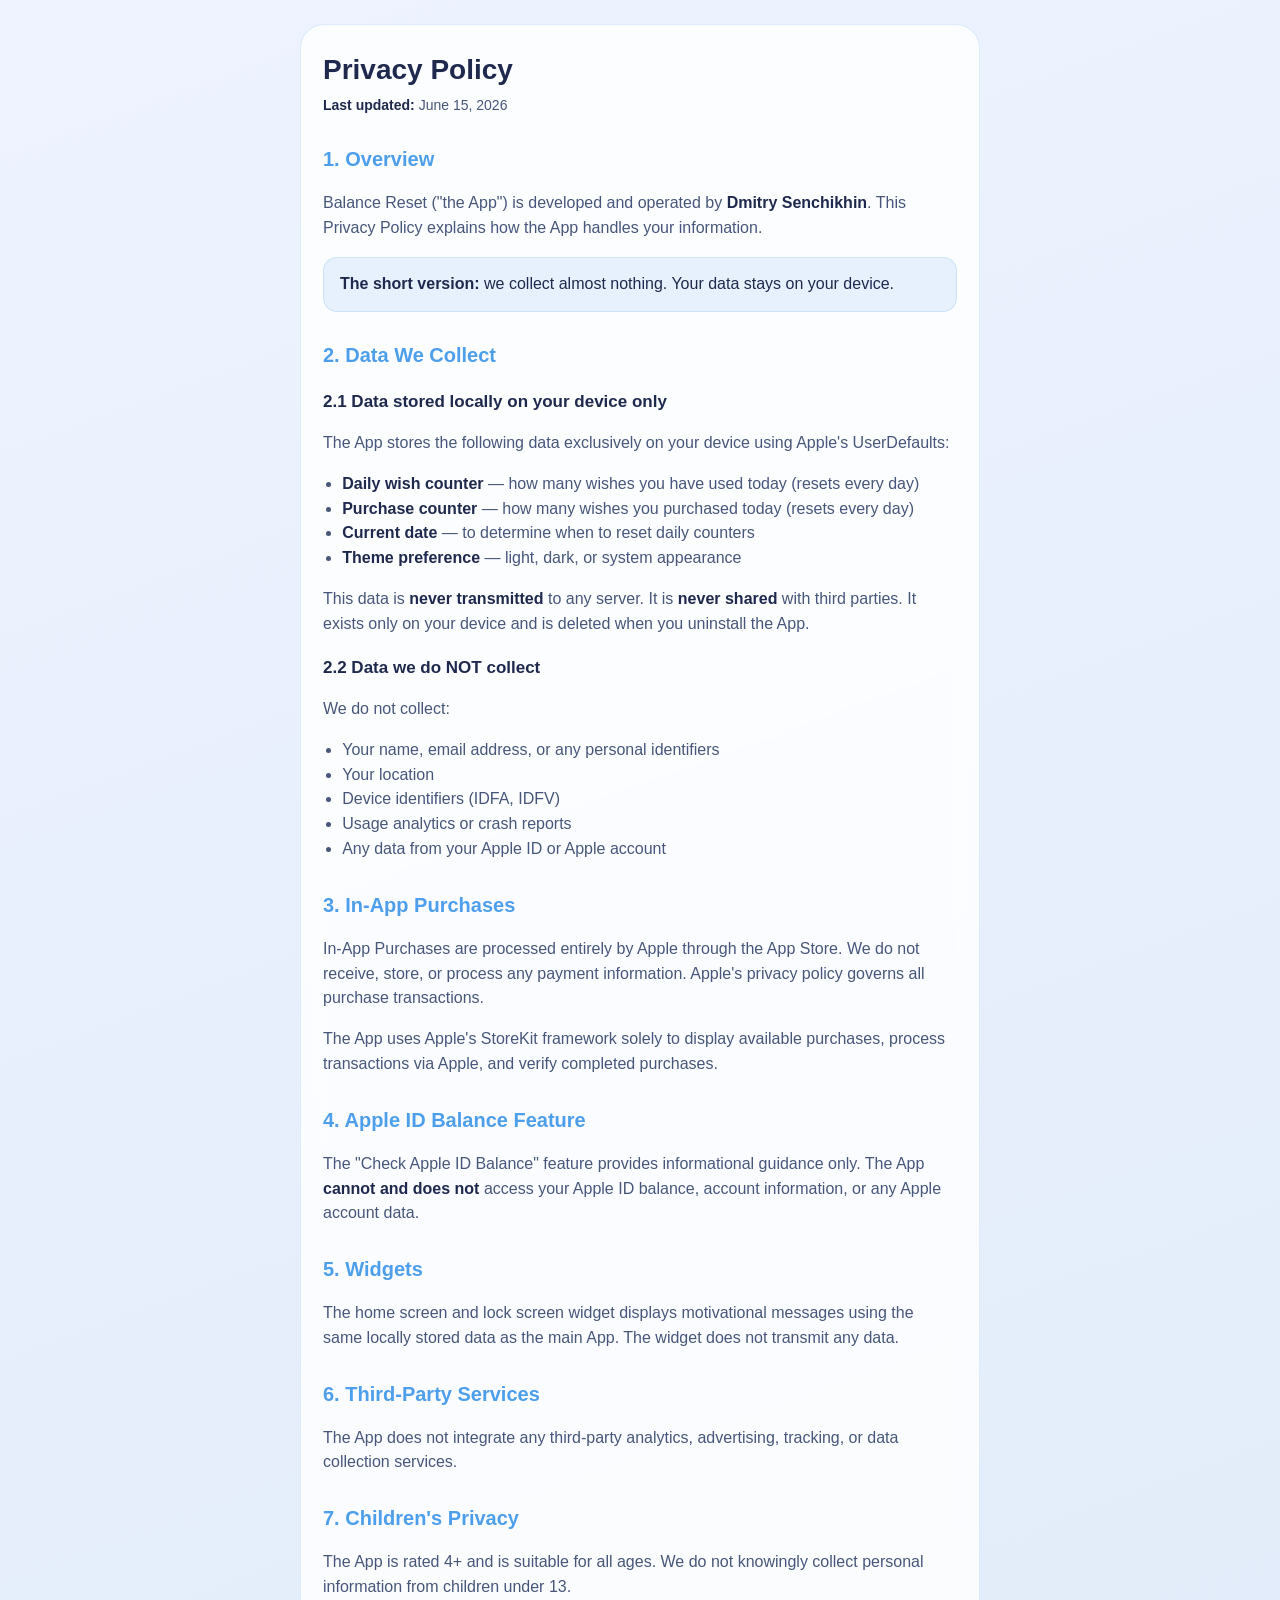
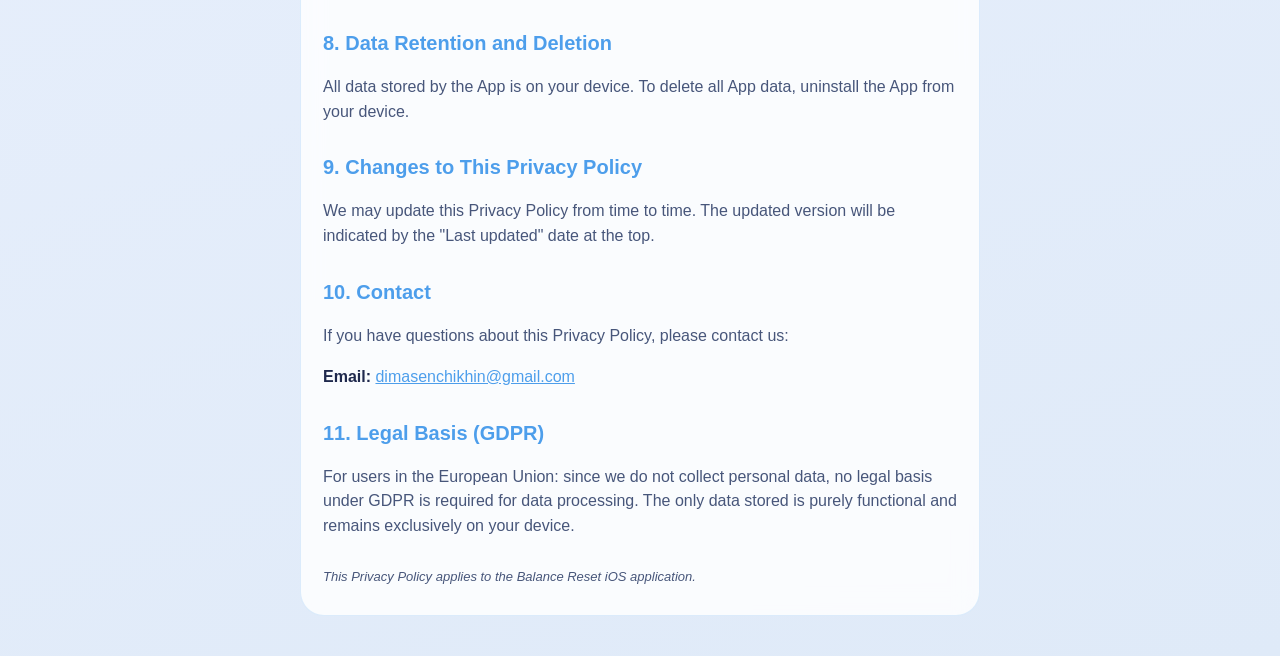
<file: balance-reset/index.html>
<!DOCTYPE html>
<html lang="en">
<head>
    <meta charset="utf-8">
    <meta name="viewport" content="width=device-width, initial-scale=1, viewport-fit=cover">
    <title>Privacy Policy — Balance Reset</title>
    <style>
        :root {
            color-scheme: light dark;
            --text: #1f294d;
            --text-soft: #47567a;
            --accent: #4d9eeb;
            --bg: #eef3ff;
            --card: rgba(255, 255, 255, 0.82);
            --border: rgba(77, 158, 235, 0.18);
        }
        @media (prefers-color-scheme: dark) {
            :root {
                --text: #f5f7ff;
                --text-soft: #c9d0e8;
                --accent: #6eb0ff;
                --bg: #14182b;
                --card: rgba(28, 34, 58, 0.92);
                --border: rgba(110, 176, 255, 0.22);
            }
        }
        * { box-sizing: border-box; }
        body {
            margin: 0;
            padding: 24px 20px 40px;
            font-family: -apple-system, BlinkMacSystemFont, "SF Pro Text", "Helvetica Neue", sans-serif;
            font-size: 16px;
            line-height: 1.55;
            color: var(--text);
            background: linear-gradient(160deg, var(--bg), #dfeaf8);
        }
        @media (prefers-color-scheme: dark) {
            body { background: linear-gradient(160deg, #14182b, #1a2548); }
        }
        .card {
            max-width: 680px;
            margin: 0 auto;
            padding: 28px 22px;
            background: var(--card);
            border: 1px solid var(--border);
            border-radius: 24px;
            backdrop-filter: blur(12px);
        }
        h1 {
            margin: 0 0 8px;
            font-size: 28px;
            line-height: 1.2;
            color: var(--text);
        }
        .updated {
            margin: 0 0 24px;
            color: var(--text-soft);
            font-size: 14px;
        }
        h2 {
            margin: 28px 0 10px;
            font-size: 20px;
            color: var(--accent);
        }
        h3 {
            margin: 18px 0 8px;
            font-size: 17px;
        }
        p, li { color: var(--text-soft); }
        strong { color: var(--text); }
        ul { padding-left: 1.2em; }
        hr {
            border: none;
            border-top: 1px solid var(--border);
            margin: 24px 0;
        }
        a { color: var(--accent); }
        .highlight {
            padding: 14px 16px;
            border-radius: 14px;
            background: rgba(77, 158, 235, 0.12);
            border: 1px solid var(--border);
            margin: 16px 0;
        }
        footer {
            margin-top: 28px;
            font-size: 13px;
            color: var(--text-soft);
            font-style: italic;
        }
    </style>
</head>
<body>
    <article class="card">
        <h1>Privacy Policy</h1>
        <p class="updated"><strong>Last updated:</strong> June 15, 2026</p>

        <h2>1. Overview</h2>
        <p>Balance Reset ("the App") is developed and operated by <strong>Dmitry Senchikhin</strong>. This Privacy Policy explains how the App handles your information.</p>
        <div class="highlight"><strong>The short version:</strong> we collect almost nothing. Your data stays on your device.</div>

        <h2>2. Data We Collect</h2>
        <h3>2.1 Data stored locally on your device only</h3>
        <p>The App stores the following data exclusively on your device using Apple's UserDefaults:</p>
        <ul>
            <li><strong>Daily wish counter</strong> — how many wishes you have used today (resets every day)</li>
            <li><strong>Purchase counter</strong> — how many wishes you purchased today (resets every day)</li>
            <li><strong>Current date</strong> — to determine when to reset daily counters</li>
            <li><strong>Theme preference</strong> — light, dark, or system appearance</li>
        </ul>
        <p>This data is <strong>never transmitted</strong> to any server. It is <strong>never shared</strong> with third parties. It exists only on your device and is deleted when you uninstall the App.</p>

        <h3>2.2 Data we do NOT collect</h3>
        <p>We do not collect:</p>
        <ul>
            <li>Your name, email address, or any personal identifiers</li>
            <li>Your location</li>
            <li>Device identifiers (IDFA, IDFV)</li>
            <li>Usage analytics or crash reports</li>
            <li>Any data from your Apple ID or Apple account</li>
        </ul>

        <h2>3. In-App Purchases</h2>
        <p>In-App Purchases are processed entirely by Apple through the App Store. We do not receive, store, or process any payment information. Apple's privacy policy governs all purchase transactions.</p>
        <p>The App uses Apple's StoreKit framework solely to display available purchases, process transactions via Apple, and verify completed purchases.</p>

        <h2>4. Apple ID Balance Feature</h2>
        <p>The "Check Apple ID Balance" feature provides informational guidance only. The App <strong>cannot and does not</strong> access your Apple ID balance, account information, or any Apple account data.</p>

        <h2>5. Widgets</h2>
        <p>The home screen and lock screen widget displays motivational messages using the same locally stored data as the main App. The widget does not transmit any data.</p>

        <h2>6. Third-Party Services</h2>
        <p>The App does not integrate any third-party analytics, advertising, tracking, or data collection services.</p>

        <h2>7. Children's Privacy</h2>
        <p>The App is rated 4+ and is suitable for all ages. We do not knowingly collect personal information from children under 13.</p>

        <h2>8. Data Retention and Deletion</h2>
        <p>All data stored by the App is on your device. To delete all App data, uninstall the App from your device.</p>

        <h2>9. Changes to This Privacy Policy</h2>
        <p>We may update this Privacy Policy from time to time. The updated version will be indicated by the "Last updated" date at the top.</p>

        <h2>10. Contact</h2>
        <p>If you have questions about this Privacy Policy, please contact us:</p>
        <p><strong>Email:</strong> <a href="mailto:dimasenchikhin@gmail.com">dimasenchikhin@gmail.com</a></p>

        <h2>11. Legal Basis (GDPR)</h2>
        <p>For users in the European Union: since we do not collect personal data, no legal basis under GDPR is required for data processing. The only data stored is purely functional and remains exclusively on your device.</p>

        <footer>This Privacy Policy applies to the Balance Reset iOS application.</footer>
    </article>
</body>
</html>
</file>
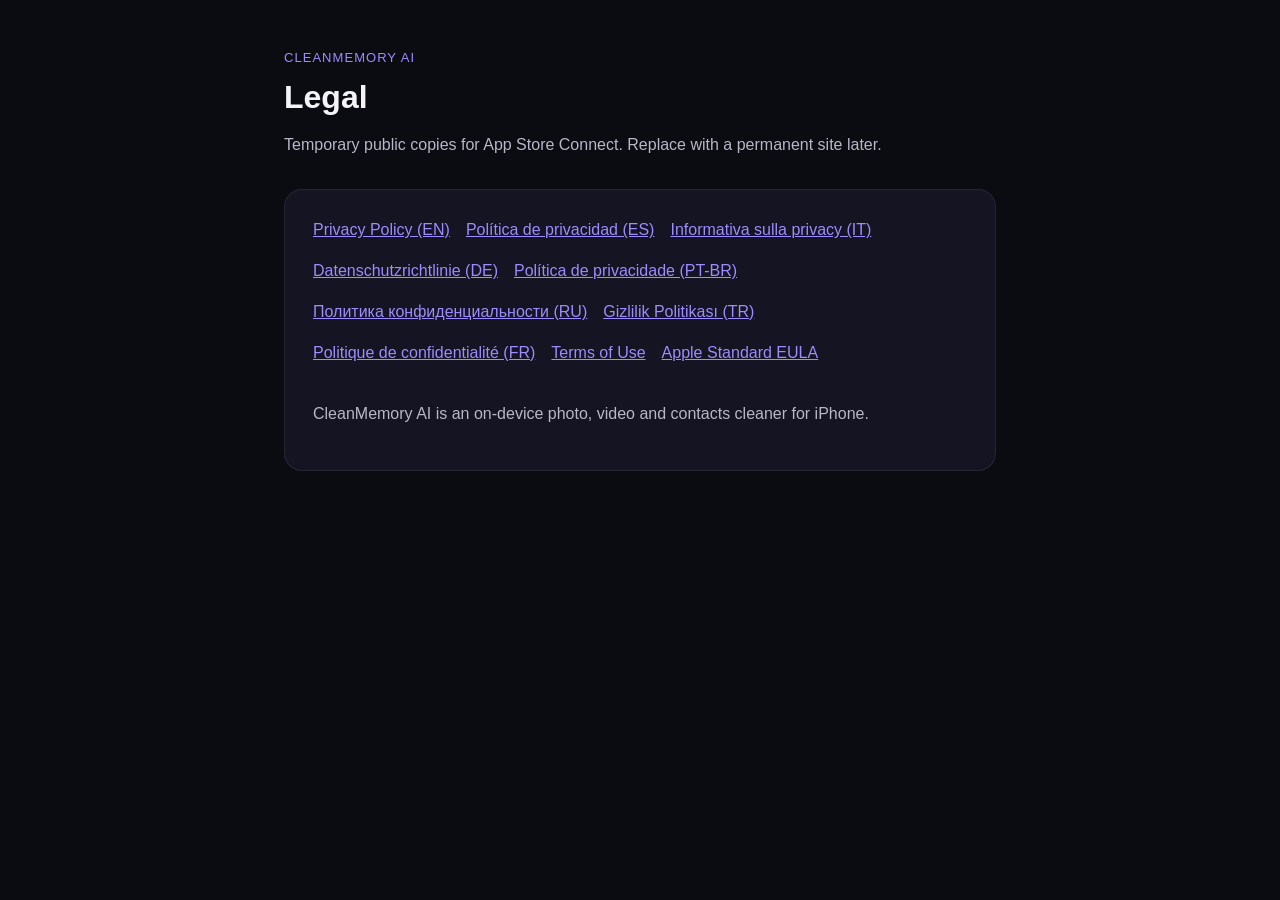
<file: cleanmemory-ai/index.html>
<!DOCTYPE html>
<html lang="en">
<head>
  <meta charset="utf-8">
  <meta name="viewport" content="width=device-width, initial-scale=1">
  <title>CleanMemory AI — Legal</title>
  <link rel="stylesheet" href="styles.css">
</head>
<body>
  <main class="wrap">
    <div class="brand">CleanMemory AI</div>
    <h1>Legal</h1>
    <p class="meta">Temporary public copies for App Store Connect. Replace with a permanent site later.</p>
    <div class="card">
      <nav class="links">
        <a href="privacy.html">Privacy Policy (EN)</a>
        <a href="privacy-es.html">Política de privacidad (ES)</a>
        <a href="privacy-it.html">Informativa sulla privacy (IT)</a>
        <a href="privacy-de.html">Datenschutzrichtlinie (DE)</a>
        <a href="privacy-pt-br.html">Política de privacidade (PT-BR)</a>
        <a href="privacy-ru.html">Политика конфиденциальности (RU)</a>
        <a href="privacy-tr.html">Gizlilik Politikası (TR)</a>
        <a href="privacy-fr.html">Politique de confidentialité (FR)</a>
        <a href="terms.html">Terms of Use</a>
        <a href="https://www.apple.com/legal/internet-services/itunes/dev/stdeula/">Apple Standard EULA</a>
      </nav>
      <p>CleanMemory AI is an on-device photo, video and contacts cleaner for iPhone.</p>
    </div>
  </main>
</body>
</html>
</file>
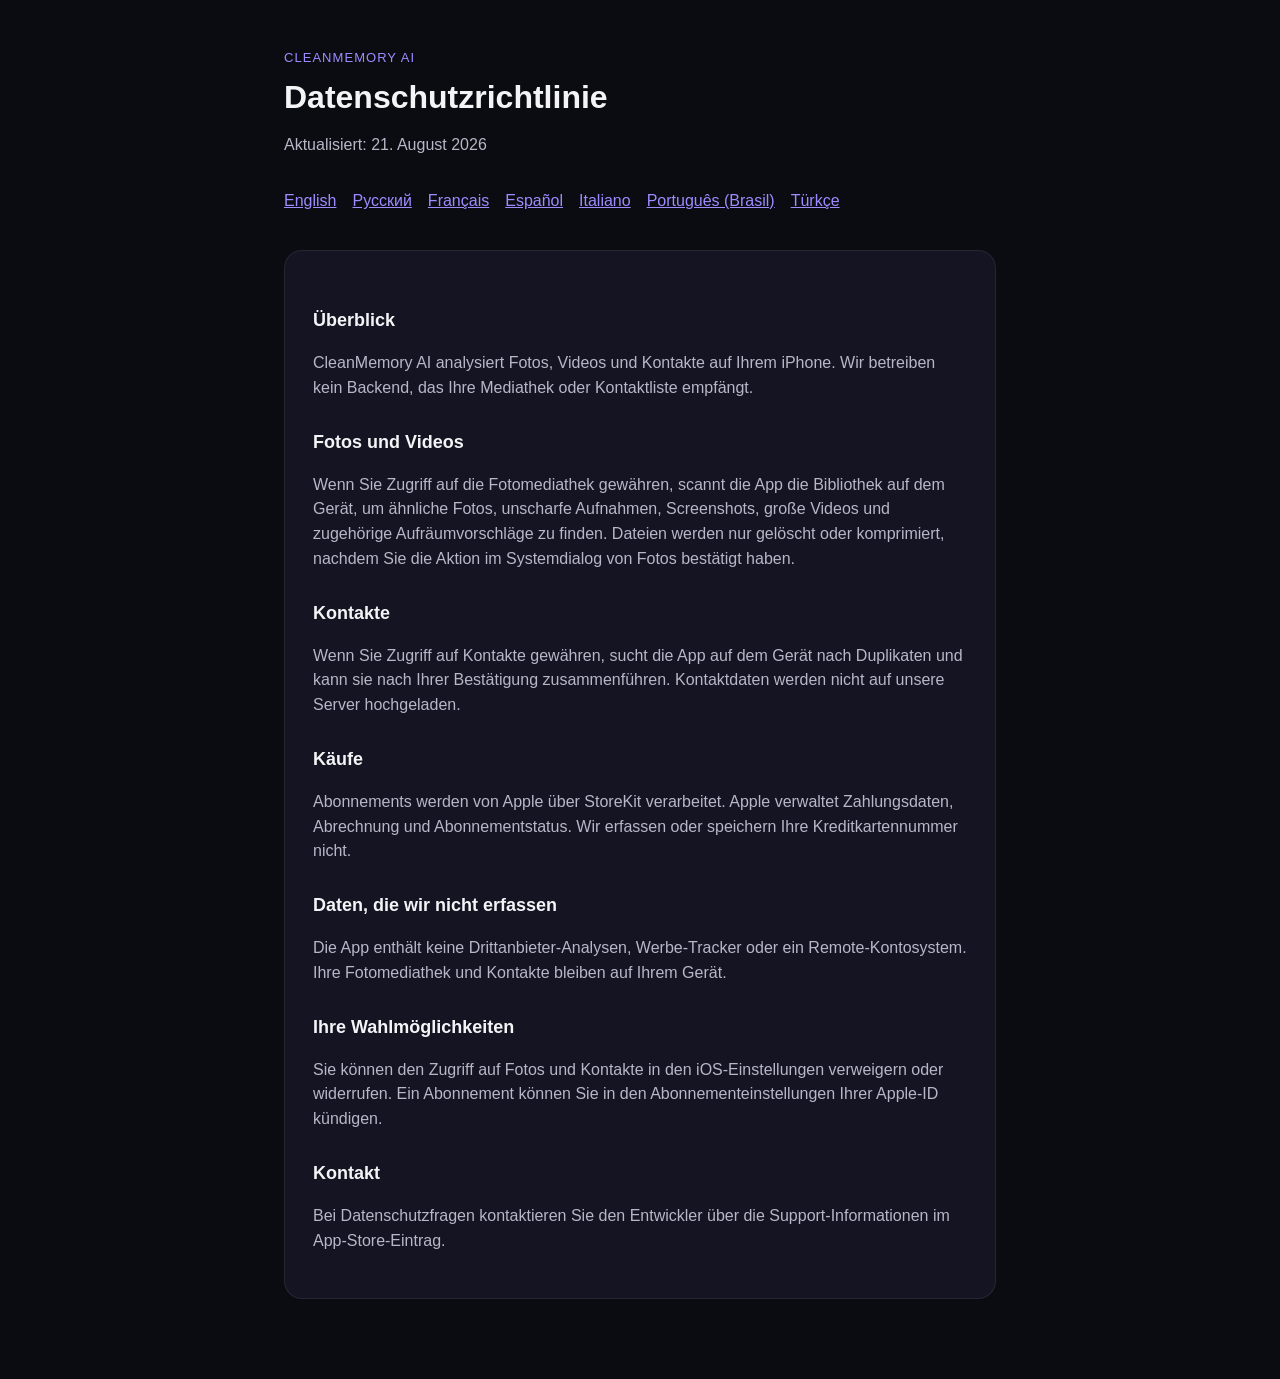
<file: cleanmemory-ai/privacy-de.html>
<!DOCTYPE html>
<html lang="de">
<head>
  <meta charset="utf-8">
  <meta name="viewport" content="width=device-width, initial-scale=1">
  <title>Datenschutzrichtlinie — CleanMemory AI</title>
  <link rel="stylesheet" href="styles.css">
</head>
<body>
  <main class="wrap">
    <div class="brand">CleanMemory AI</div>
    <h1>Datenschutzrichtlinie</h1>
    <p class="meta">Aktualisiert: 21. August 2026</p>
    <nav class="links">
      <a href="privacy.html">English</a>
      <a href="privacy-ru.html">Русский</a>
      <a href="privacy-fr.html">Français</a>
      <a href="privacy-es.html">Español</a>
      <a href="privacy-it.html">Italiano</a>
      <a href="privacy-pt-br.html">Português (Brasil)</a>
      <a href="privacy-tr.html">Türkçe</a>
    </nav>
    <article class="card">
      <h2>Überblick</h2>
      <p>CleanMemory AI analysiert Fotos, Videos und Kontakte auf Ihrem iPhone. Wir betreiben kein Backend, das Ihre Mediathek oder Kontaktliste empfängt.</p>
      <h2>Fotos und Videos</h2>
      <p>Wenn Sie Zugriff auf die Fotomediathek gewähren, scannt die App die Bibliothek auf dem Gerät, um ähnliche Fotos, unscharfe Aufnahmen, Screenshots, große Videos und zugehörige Aufräumvorschläge zu finden. Dateien werden nur gelöscht oder komprimiert, nachdem Sie die Aktion im Systemdialog von Fotos bestätigt haben.</p>
      <h2>Kontakte</h2>
      <p>Wenn Sie Zugriff auf Kontakte gewähren, sucht die App auf dem Gerät nach Duplikaten und kann sie nach Ihrer Bestätigung zusammenführen. Kontaktdaten werden nicht auf unsere Server hochgeladen.</p>
      <h2>Käufe</h2>
      <p>Abonnements werden von Apple über StoreKit verarbeitet. Apple verwaltet Zahlungsdaten, Abrechnung und Abonnementstatus. Wir erfassen oder speichern Ihre Kreditkartennummer nicht.</p>
      <h2>Daten, die wir nicht erfassen</h2>
      <p>Die App enthält keine Drittanbieter-Analysen, Werbe-Tracker oder ein Remote-Kontosystem. Ihre Fotomediathek und Kontakte bleiben auf Ihrem Gerät.</p>
      <h2>Ihre Wahlmöglichkeiten</h2>
      <p>Sie können den Zugriff auf Fotos und Kontakte in den iOS-Einstellungen verweigern oder widerrufen. Ein Abonnement können Sie in den Abonnementeinstellungen Ihrer Apple-ID kündigen.</p>
      <h2>Kontakt</h2>
      <p>Bei Datenschutzfragen kontaktieren Sie den Entwickler über die Support-Informationen im App-Store-Eintrag.</p>
    </article>
  </main>
</body>
</html>
</file>
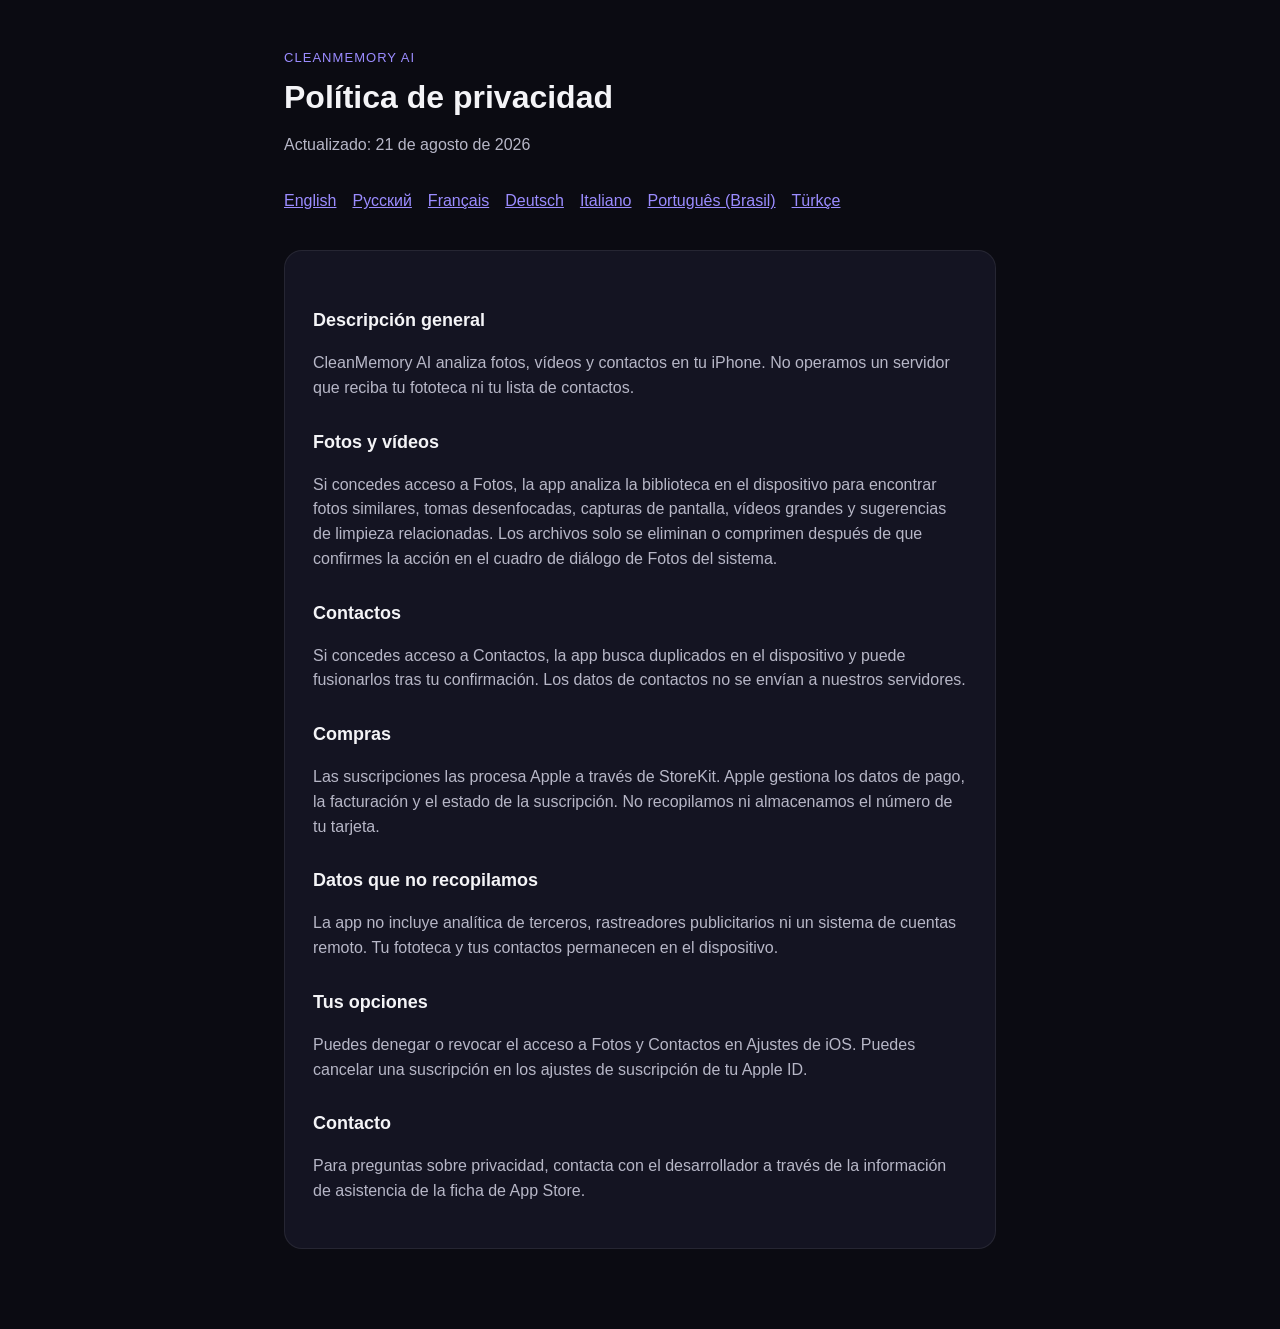
<file: cleanmemory-ai/privacy-es.html>
<!DOCTYPE html>
<html lang="es">
<head>
  <meta charset="utf-8">
  <meta name="viewport" content="width=device-width, initial-scale=1">
  <title>Política de privacidad — CleanMemory AI</title>
  <link rel="stylesheet" href="styles.css">
</head>
<body>
  <main class="wrap">
    <div class="brand">CleanMemory AI</div>
    <h1>Política de privacidad</h1>
    <p class="meta">Actualizado: 21 de agosto de 2026</p>
    <nav class="links">
      <a href="privacy.html">English</a>
      <a href="privacy-ru.html">Русский</a>
      <a href="privacy-fr.html">Français</a>
      <a href="privacy-de.html">Deutsch</a>
      <a href="privacy-it.html">Italiano</a>
      <a href="privacy-pt-br.html">Português (Brasil)</a>
      <a href="privacy-tr.html">Türkçe</a>
    </nav>
    <article class="card">
      <h2>Descripción general</h2>
      <p>CleanMemory AI analiza fotos, vídeos y contactos en tu iPhone. No operamos un servidor que reciba tu fototeca ni tu lista de contactos.</p>
      <h2>Fotos y vídeos</h2>
      <p>Si concedes acceso a Fotos, la app analiza la biblioteca en el dispositivo para encontrar fotos similares, tomas desenfocadas, capturas de pantalla, vídeos grandes y sugerencias de limpieza relacionadas. Los archivos solo se eliminan o comprimen después de que confirmes la acción en el cuadro de diálogo de Fotos del sistema.</p>
      <h2>Contactos</h2>
      <p>Si concedes acceso a Contactos, la app busca duplicados en el dispositivo y puede fusionarlos tras tu confirmación. Los datos de contactos no se envían a nuestros servidores.</p>
      <h2>Compras</h2>
      <p>Las suscripciones las procesa Apple a través de StoreKit. Apple gestiona los datos de pago, la facturación y el estado de la suscripción. No recopilamos ni almacenamos el número de tu tarjeta.</p>
      <h2>Datos que no recopilamos</h2>
      <p>La app no incluye analítica de terceros, rastreadores publicitarios ni un sistema de cuentas remoto. Tu fototeca y tus contactos permanecen en el dispositivo.</p>
      <h2>Tus opciones</h2>
      <p>Puedes denegar o revocar el acceso a Fotos y Contactos en Ajustes de iOS. Puedes cancelar una suscripción en los ajustes de suscripción de tu Apple ID.</p>
      <h2>Contacto</h2>
      <p>Para preguntas sobre privacidad, contacta con el desarrollador a través de la información de asistencia de la ficha de App Store.</p>
    </article>
  </main>
</body>
</html>
</file>
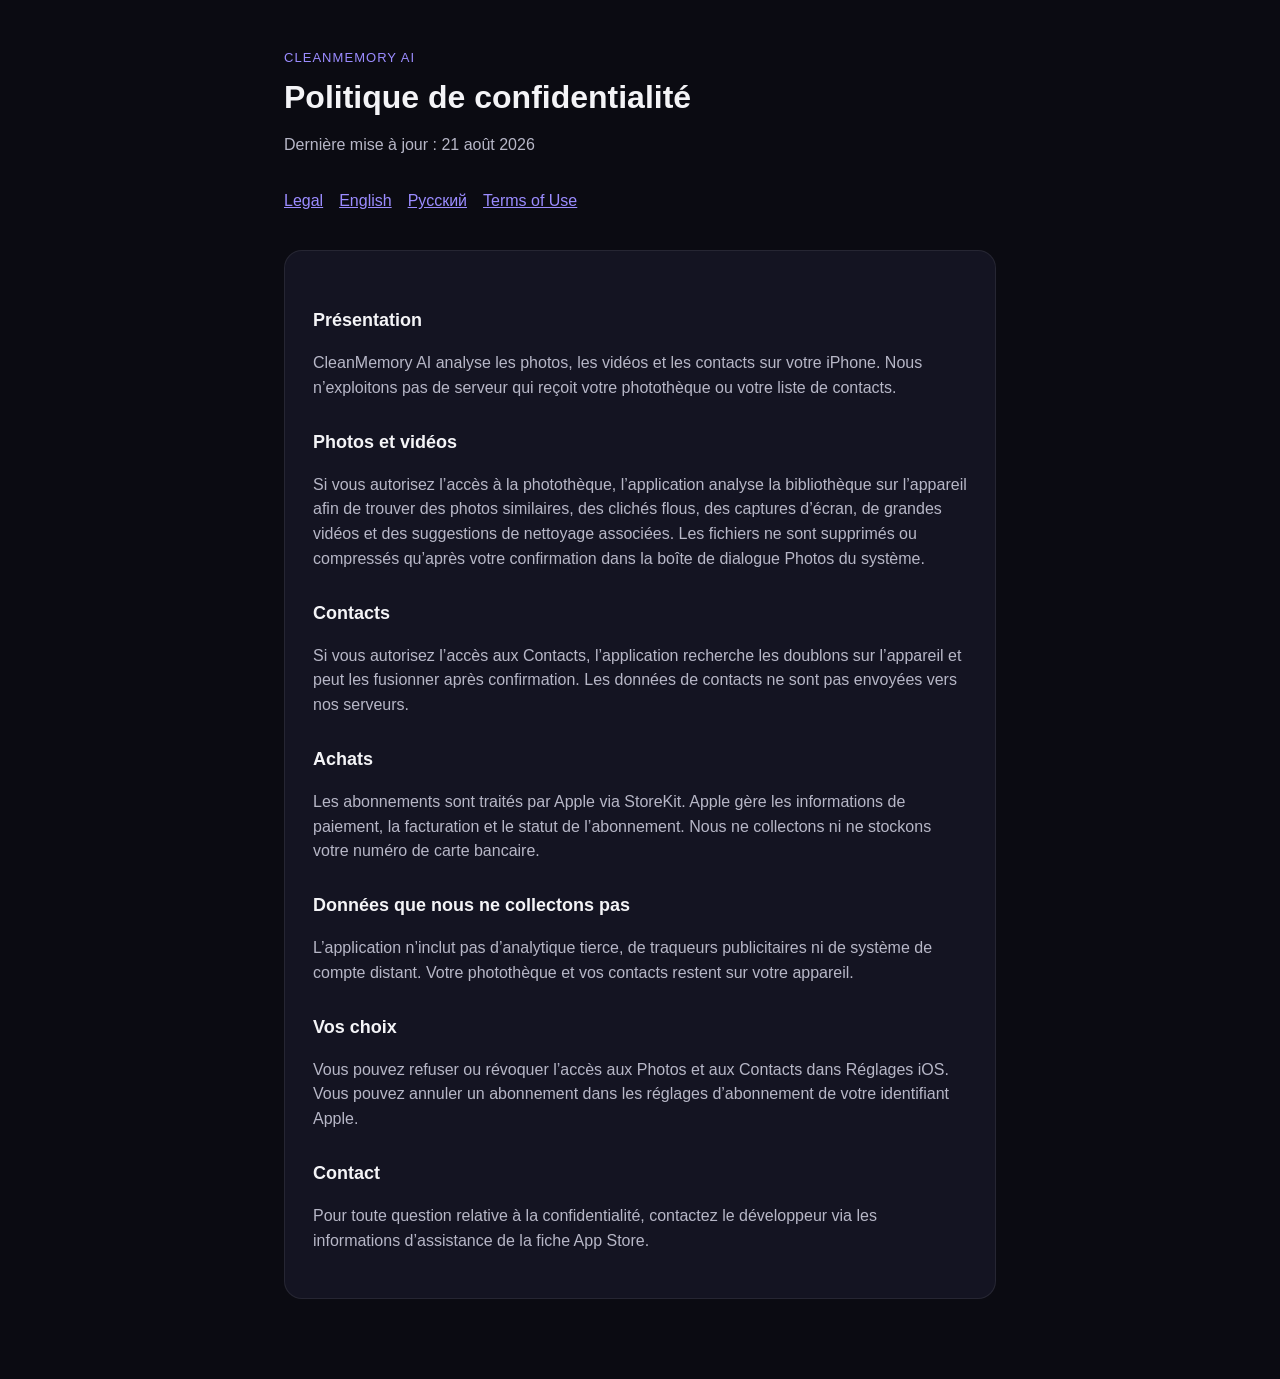
<file: cleanmemory-ai/privacy-fr.html>
<!DOCTYPE html>
<html lang="fr">
<head>
  <meta charset="utf-8">
  <meta name="viewport" content="width=device-width, initial-scale=1">
  <title>Politique de confidentialité — CleanMemory AI</title>
  <link rel="stylesheet" href="styles.css">
</head>
<body>
  <main class="wrap">
    <div class="brand">CleanMemory AI</div>
    <h1>Politique de confidentialité</h1>
    <p class="meta">Dernière mise à jour : 21 août 2026</p>
    <nav class="links">
      <a href="index.html">Legal</a>
      <a href="privacy.html">English</a>
      <a href="privacy-ru.html">Русский</a>
      <a href="terms.html">Terms of Use</a>
    </nav>
    <article class="card">
      <h2>Présentation</h2>
      <p>CleanMemory AI analyse les photos, les vidéos et les contacts sur votre iPhone. Nous n’exploitons pas de serveur qui reçoit votre photothèque ou votre liste de contacts.</p>
      <h2>Photos et vidéos</h2>
      <p>Si vous autorisez l’accès à la photothèque, l’application analyse la bibliothèque sur l’appareil afin de trouver des photos similaires, des clichés flous, des captures d’écran, de grandes vidéos et des suggestions de nettoyage associées. Les fichiers ne sont supprimés ou compressés qu’après votre confirmation dans la boîte de dialogue Photos du système.</p>
      <h2>Contacts</h2>
      <p>Si vous autorisez l’accès aux Contacts, l’application recherche les doublons sur l’appareil et peut les fusionner après confirmation. Les données de contacts ne sont pas envoyées vers nos serveurs.</p>
      <h2>Achats</h2>
      <p>Les abonnements sont traités par Apple via StoreKit. Apple gère les informations de paiement, la facturation et le statut de l’abonnement. Nous ne collectons ni ne stockons votre numéro de carte bancaire.</p>
      <h2>Données que nous ne collectons pas</h2>
      <p>L’application n’inclut pas d’analytique tierce, de traqueurs publicitaires ni de système de compte distant. Votre photothèque et vos contacts restent sur votre appareil.</p>
      <h2>Vos choix</h2>
      <p>Vous pouvez refuser ou révoquer l’accès aux Photos et aux Contacts dans Réglages iOS. Vous pouvez annuler un abonnement dans les réglages d’abonnement de votre identifiant Apple.</p>
      <h2>Contact</h2>
      <p>Pour toute question relative à la confidentialité, contactez le développeur via les informations d’assistance de la fiche App Store.</p>
    </article>
  </main>
</body>
</html>
</file>
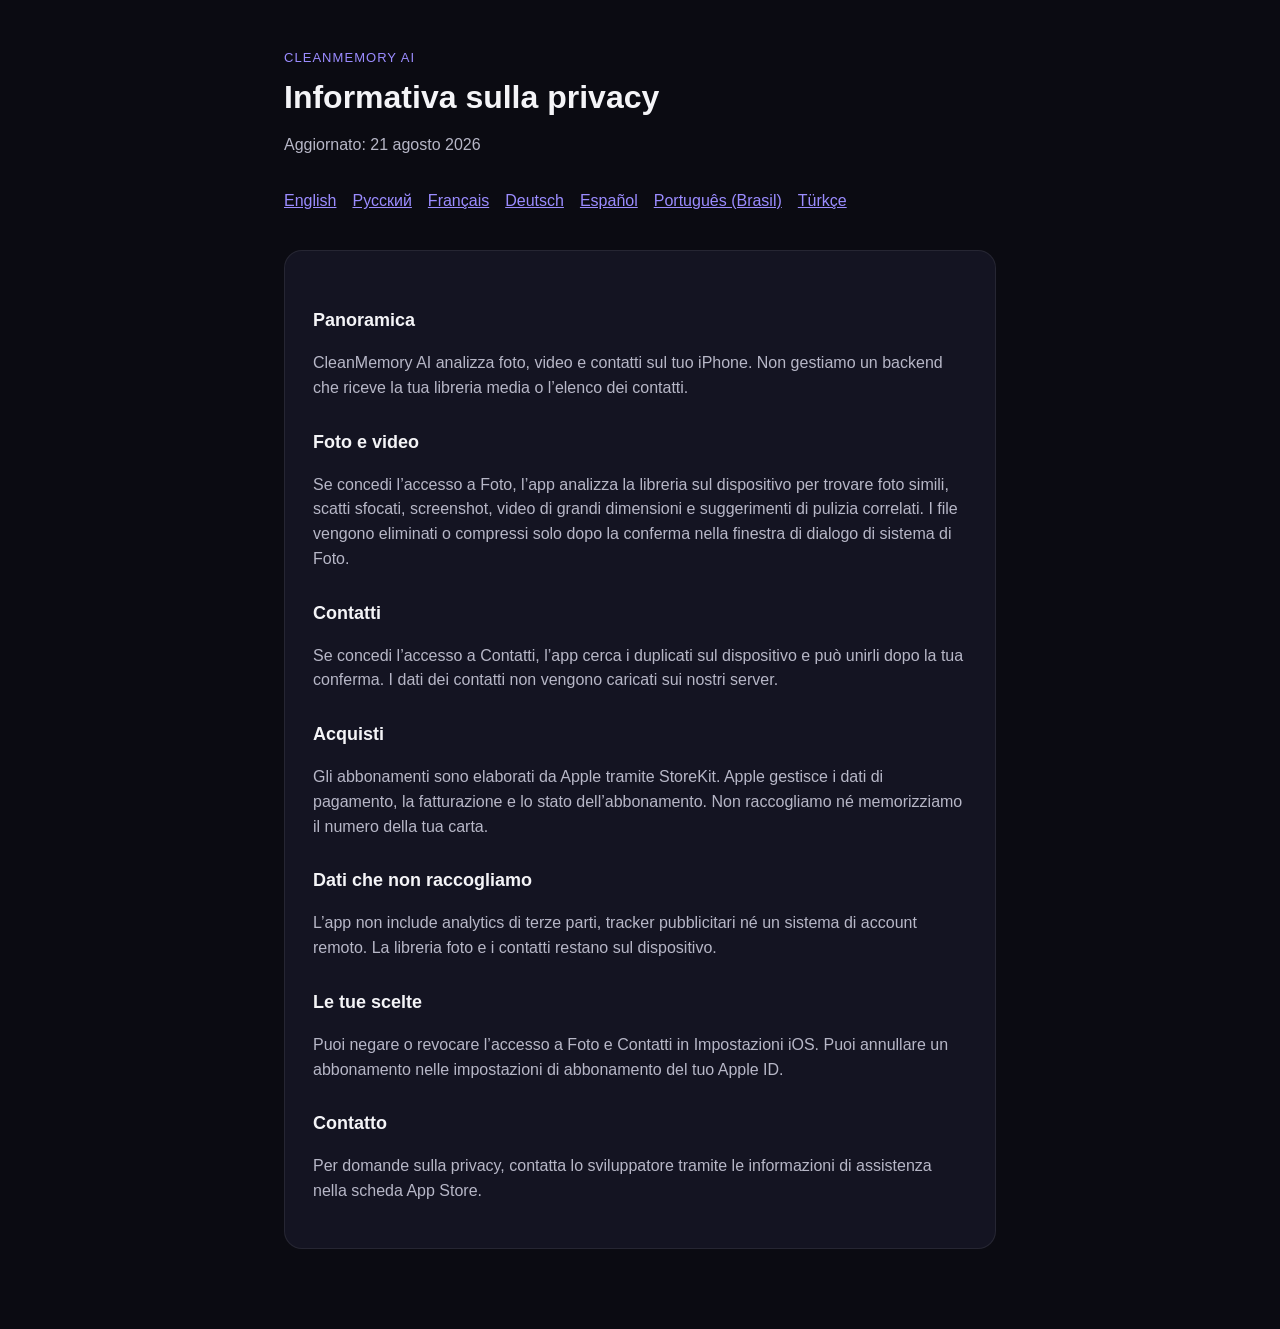
<file: cleanmemory-ai/privacy-it.html>
<!DOCTYPE html>
<html lang="it">
<head>
  <meta charset="utf-8">
  <meta name="viewport" content="width=device-width, initial-scale=1">
  <title>Informativa sulla privacy — CleanMemory AI</title>
  <link rel="stylesheet" href="styles.css">
</head>
<body>
  <main class="wrap">
    <div class="brand">CleanMemory AI</div>
    <h1>Informativa sulla privacy</h1>
    <p class="meta">Aggiornato: 21 agosto 2026</p>
    <nav class="links">
      <a href="privacy.html">English</a>
      <a href="privacy-ru.html">Русский</a>
      <a href="privacy-fr.html">Français</a>
      <a href="privacy-de.html">Deutsch</a>
      <a href="privacy-es.html">Español</a>
      <a href="privacy-pt-br.html">Português (Brasil)</a>
      <a href="privacy-tr.html">Türkçe</a>
    </nav>
    <article class="card">
      <h2>Panoramica</h2>
      <p>CleanMemory AI analizza foto, video e contatti sul tuo iPhone. Non gestiamo un backend che riceve la tua libreria media o l’elenco dei contatti.</p>
      <h2>Foto e video</h2>
      <p>Se concedi l’accesso a Foto, l’app analizza la libreria sul dispositivo per trovare foto simili, scatti sfocati, screenshot, video di grandi dimensioni e suggerimenti di pulizia correlati. I file vengono eliminati o compressi solo dopo la conferma nella finestra di dialogo di sistema di Foto.</p>
      <h2>Contatti</h2>
      <p>Se concedi l’accesso a Contatti, l’app cerca i duplicati sul dispositivo e può unirli dopo la tua conferma. I dati dei contatti non vengono caricati sui nostri server.</p>
      <h2>Acquisti</h2>
      <p>Gli abbonamenti sono elaborati da Apple tramite StoreKit. Apple gestisce i dati di pagamento, la fatturazione e lo stato dell’abbonamento. Non raccogliamo né memorizziamo il numero della tua carta.</p>
      <h2>Dati che non raccogliamo</h2>
      <p>L’app non include analytics di terze parti, tracker pubblicitari né un sistema di account remoto. La libreria foto e i contatti restano sul dispositivo.</p>
      <h2>Le tue scelte</h2>
      <p>Puoi negare o revocare l’accesso a Foto e Contatti in Impostazioni iOS. Puoi annullare un abbonamento nelle impostazioni di abbonamento del tuo Apple ID.</p>
      <h2>Contatto</h2>
      <p>Per domande sulla privacy, contatta lo sviluppatore tramite le informazioni di assistenza nella scheda App Store.</p>
    </article>
  </main>
</body>
</html>
</file>
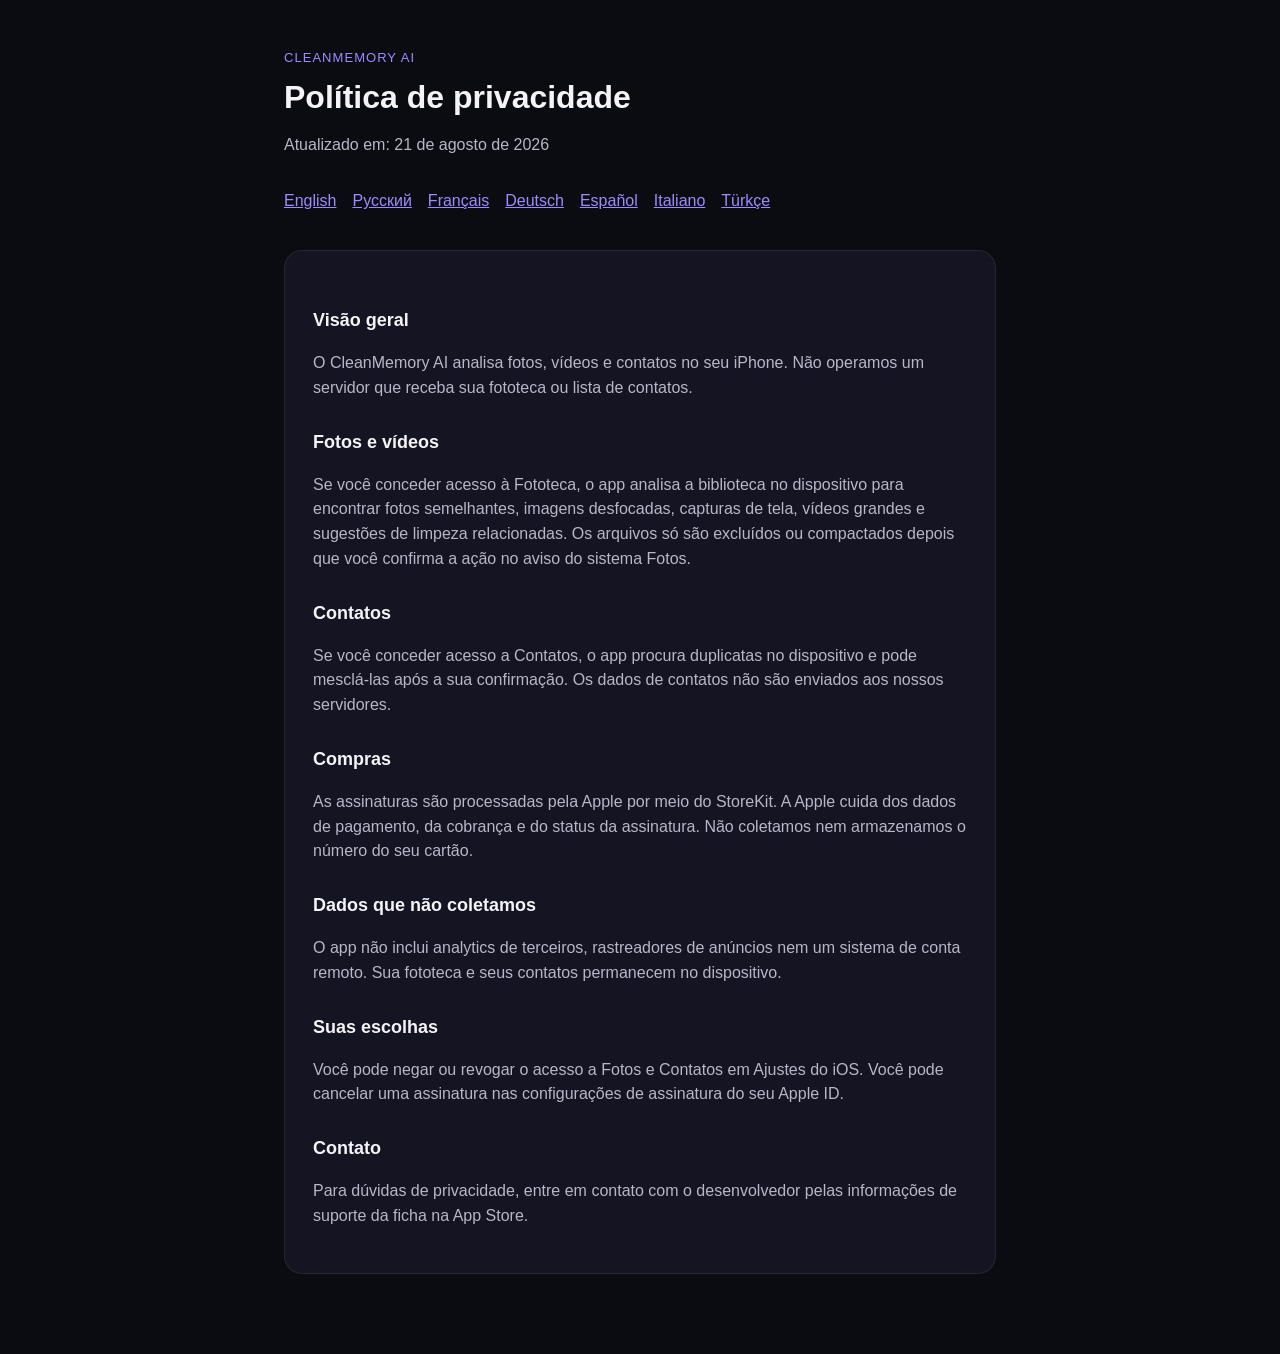
<file: cleanmemory-ai/privacy-pt-br.html>
<!DOCTYPE html>
<html lang="pt-BR">
<head>
  <meta charset="utf-8">
  <meta name="viewport" content="width=device-width, initial-scale=1">
  <title>Política de privacidade — CleanMemory AI</title>
  <link rel="stylesheet" href="styles.css">
</head>
<body>
  <main class="wrap">
    <div class="brand">CleanMemory AI</div>
    <h1>Política de privacidade</h1>
    <p class="meta">Atualizado em: 21 de agosto de 2026</p>
    <nav class="links">
      <a href="privacy.html">English</a>
      <a href="privacy-ru.html">Русский</a>
      <a href="privacy-fr.html">Français</a>
      <a href="privacy-de.html">Deutsch</a>
      <a href="privacy-es.html">Español</a>
      <a href="privacy-it.html">Italiano</a>
      <a href="privacy-tr.html">Türkçe</a>
    </nav>
    <article class="card">
      <h2>Visão geral</h2>
      <p>O CleanMemory AI analisa fotos, vídeos e contatos no seu iPhone. Não operamos um servidor que receba sua fototeca ou lista de contatos.</p>
      <h2>Fotos e vídeos</h2>
      <p>Se você conceder acesso à Fototeca, o app analisa a biblioteca no dispositivo para encontrar fotos semelhantes, imagens desfocadas, capturas de tela, vídeos grandes e sugestões de limpeza relacionadas. Os arquivos só são excluídos ou compactados depois que você confirma a ação no aviso do sistema Fotos.</p>
      <h2>Contatos</h2>
      <p>Se você conceder acesso a Contatos, o app procura duplicatas no dispositivo e pode mesclá-las após a sua confirmação. Os dados de contatos não são enviados aos nossos servidores.</p>
      <h2>Compras</h2>
      <p>As assinaturas são processadas pela Apple por meio do StoreKit. A Apple cuida dos dados de pagamento, da cobrança e do status da assinatura. Não coletamos nem armazenamos o número do seu cartão.</p>
      <h2>Dados que não coletamos</h2>
      <p>O app não inclui analytics de terceiros, rastreadores de anúncios nem um sistema de conta remoto. Sua fototeca e seus contatos permanecem no dispositivo.</p>
      <h2>Suas escolhas</h2>
      <p>Você pode negar ou revogar o acesso a Fotos e Contatos em Ajustes do iOS. Você pode cancelar uma assinatura nas configurações de assinatura do seu Apple ID.</p>
      <h2>Contato</h2>
      <p>Para dúvidas de privacidade, entre em contato com o desenvolvedor pelas informações de suporte da ficha na App Store.</p>
    </article>
  </main>
</body>
</html>
</file>
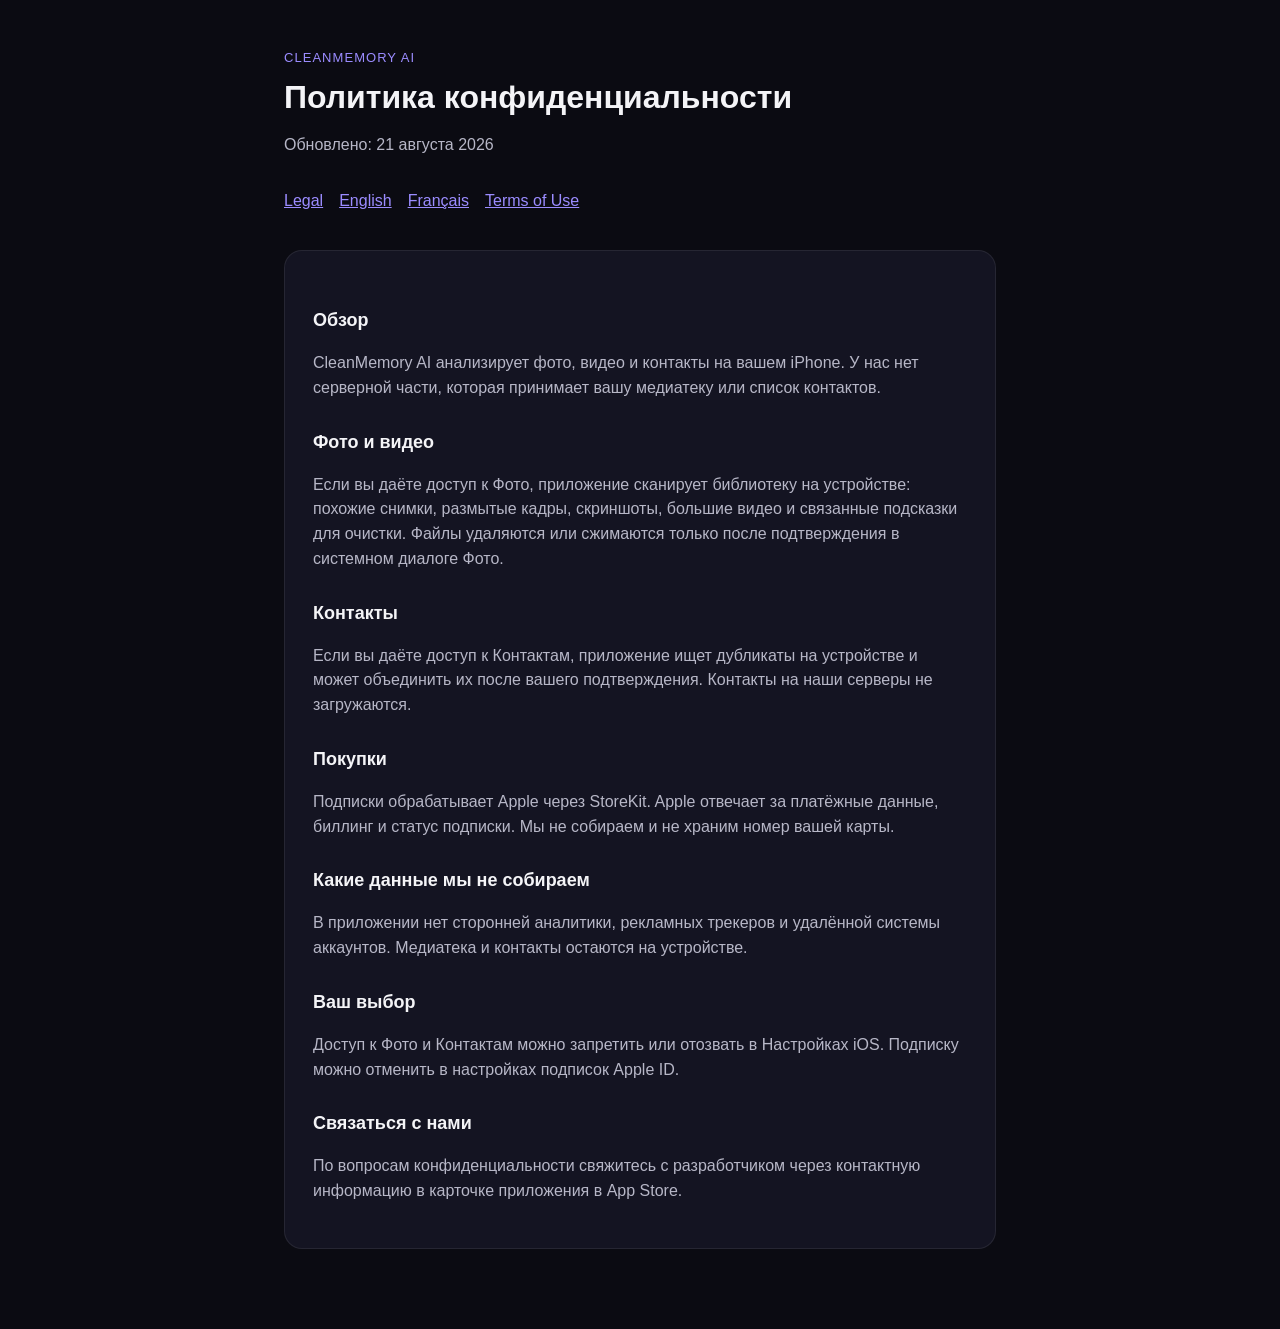
<file: cleanmemory-ai/privacy-ru.html>
<!DOCTYPE html>
<html lang="ru">
<head>
  <meta charset="utf-8">
  <meta name="viewport" content="width=device-width, initial-scale=1">
  <title>Политика конфиденциальности — CleanMemory AI</title>
  <link rel="stylesheet" href="styles.css">
</head>
<body>
  <main class="wrap">
    <div class="brand">CleanMemory AI</div>
    <h1>Политика конфиденциальности</h1>
    <p class="meta">Обновлено: 21 августа 2026</p>
    <nav class="links">
      <a href="index.html">Legal</a>
      <a href="privacy.html">English</a>
      <a href="privacy-fr.html">Français</a>
      <a href="terms.html">Terms of Use</a>
    </nav>
    <article class="card">
      <h2>Обзор</h2>
      <p>CleanMemory AI анализирует фото, видео и контакты на вашем iPhone. У нас нет серверной части, которая принимает вашу медиатеку или список контактов.</p>
      <h2>Фото и видео</h2>
      <p>Если вы даёте доступ к Фото, приложение сканирует библиотеку на устройстве: похожие снимки, размытые кадры, скриншоты, большие видео и связанные подсказки для очистки. Файлы удаляются или сжимаются только после подтверждения в системном диалоге Фото.</p>
      <h2>Контакты</h2>
      <p>Если вы даёте доступ к Контактам, приложение ищет дубликаты на устройстве и может объединить их после вашего подтверждения. Контакты на наши серверы не загружаются.</p>
      <h2>Покупки</h2>
      <p>Подписки обрабатывает Apple через StoreKit. Apple отвечает за платёжные данные, биллинг и статус подписки. Мы не собираем и не храним номер вашей карты.</p>
      <h2>Какие данные мы не собираем</h2>
      <p>В приложении нет сторонней аналитики, рекламных трекеров и удалённой системы аккаунтов. Медиатека и контакты остаются на устройстве.</p>
      <h2>Ваш выбор</h2>
      <p>Доступ к Фото и Контактам можно запретить или отозвать в Настройках iOS. Подписку можно отменить в настройках подписок Apple ID.</p>
      <h2>Связаться с нами</h2>
      <p>По вопросам конфиденциальности свяжитесь с разработчиком через контактную информацию в карточке приложения в App Store.</p>
    </article>
  </main>
</body>
</html>
</file>
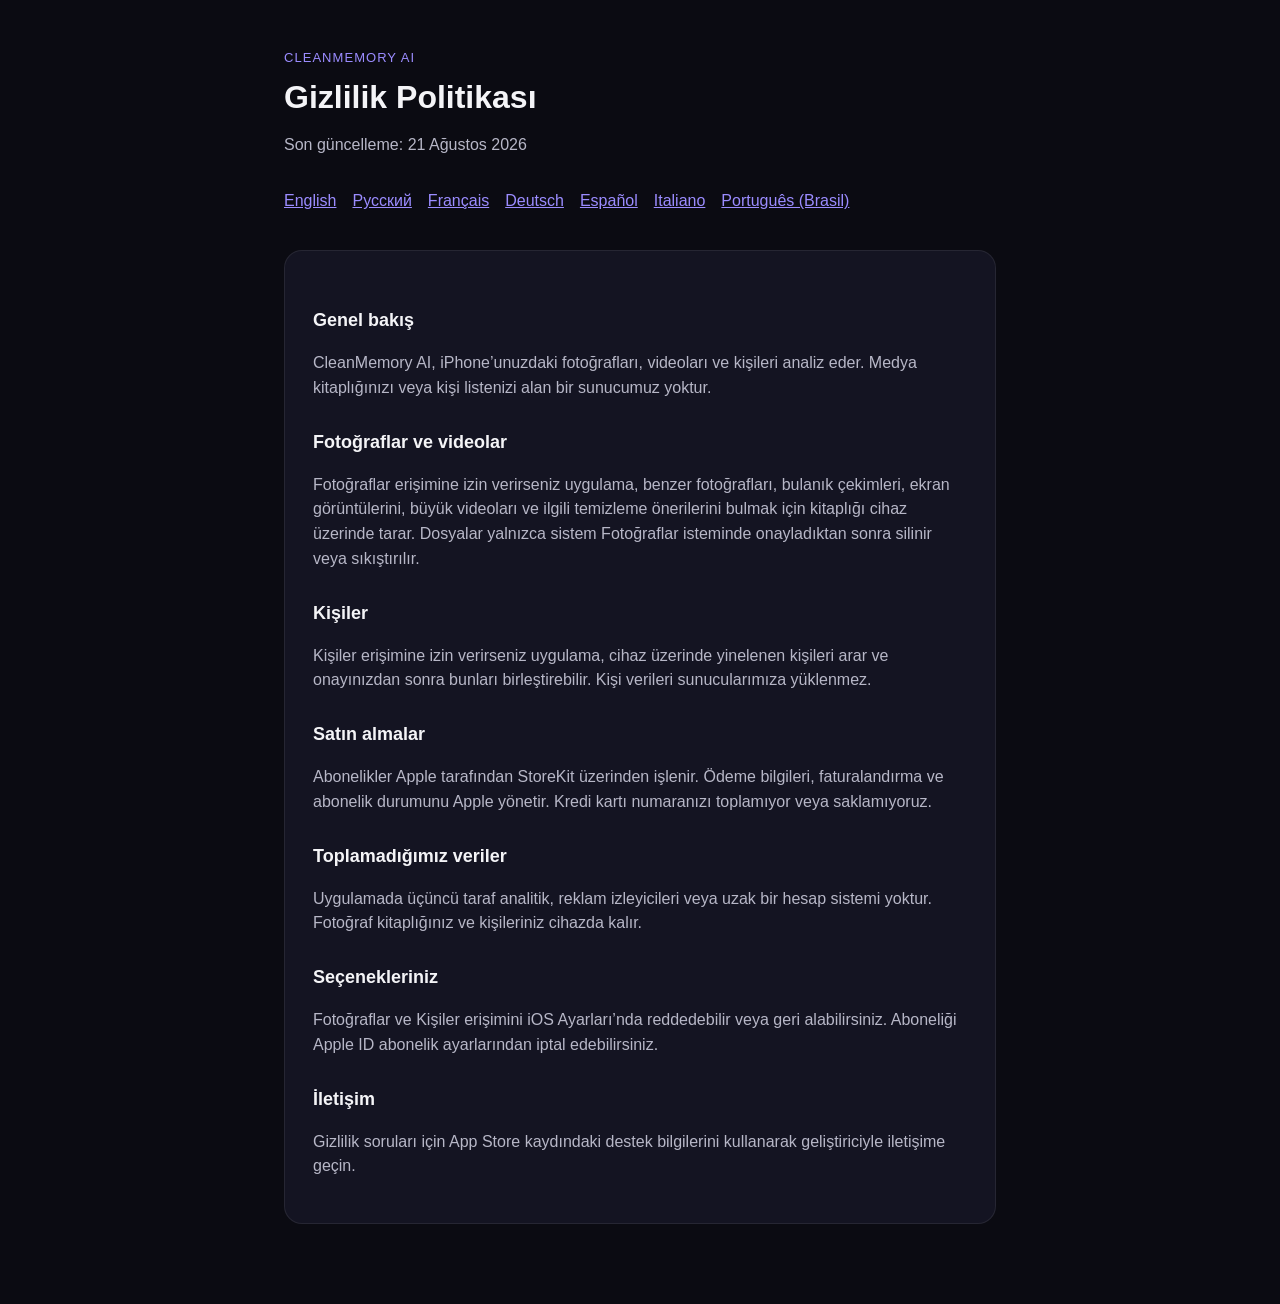
<file: cleanmemory-ai/privacy-tr.html>
<!DOCTYPE html>
<html lang="tr">
<head>
  <meta charset="utf-8">
  <meta name="viewport" content="width=device-width, initial-scale=1">
  <title>Gizlilik Politikası — CleanMemory AI</title>
  <link rel="stylesheet" href="styles.css">
</head>
<body>
  <main class="wrap">
    <div class="brand">CleanMemory AI</div>
    <h1>Gizlilik Politikası</h1>
    <p class="meta">Son güncelleme: 21 Ağustos 2026</p>
    <nav class="links">
      <a href="privacy.html">English</a>
      <a href="privacy-ru.html">Русский</a>
      <a href="privacy-fr.html">Français</a>
      <a href="privacy-de.html">Deutsch</a>
      <a href="privacy-es.html">Español</a>
      <a href="privacy-it.html">Italiano</a>
      <a href="privacy-pt-br.html">Português (Brasil)</a>
    </nav>
    <article class="card">
      <h2>Genel bakış</h2>
      <p>CleanMemory AI, iPhone’unuzdaki fotoğrafları, videoları ve kişileri analiz eder. Medya kitaplığınızı veya kişi listenizi alan bir sunucumuz yoktur.</p>
      <h2>Fotoğraflar ve videolar</h2>
      <p>Fotoğraflar erişimine izin verirseniz uygulama, benzer fotoğrafları, bulanık çekimleri, ekran görüntülerini, büyük videoları ve ilgili temizleme önerilerini bulmak için kitaplığı cihaz üzerinde tarar. Dosyalar yalnızca sistem Fotoğraflar isteminde onayladıktan sonra silinir veya sıkıştırılır.</p>
      <h2>Kişiler</h2>
      <p>Kişiler erişimine izin verirseniz uygulama, cihaz üzerinde yinelenen kişileri arar ve onayınızdan sonra bunları birleştirebilir. Kişi verileri sunucularımıza yüklenmez.</p>
      <h2>Satın almalar</h2>
      <p>Abonelikler Apple tarafından StoreKit üzerinden işlenir. Ödeme bilgileri, faturalandırma ve abonelik durumunu Apple yönetir. Kredi kartı numaranızı toplamıyor veya saklamıyoruz.</p>
      <h2>Toplamadığımız veriler</h2>
      <p>Uygulamada üçüncü taraf analitik, reklam izleyicileri veya uzak bir hesap sistemi yoktur. Fotoğraf kitaplığınız ve kişileriniz cihazda kalır.</p>
      <h2>Seçenekleriniz</h2>
      <p>Fotoğraflar ve Kişiler erişimini iOS Ayarları’nda reddedebilir veya geri alabilirsiniz. Aboneliği Apple ID abonelik ayarlarından iptal edebilirsiniz.</p>
      <h2>İletişim</h2>
      <p>Gizlilik soruları için App Store kaydındaki destek bilgilerini kullanarak geliştiriciyle iletişime geçin.</p>
    </article>
  </main>
</body>
</html>
</file>
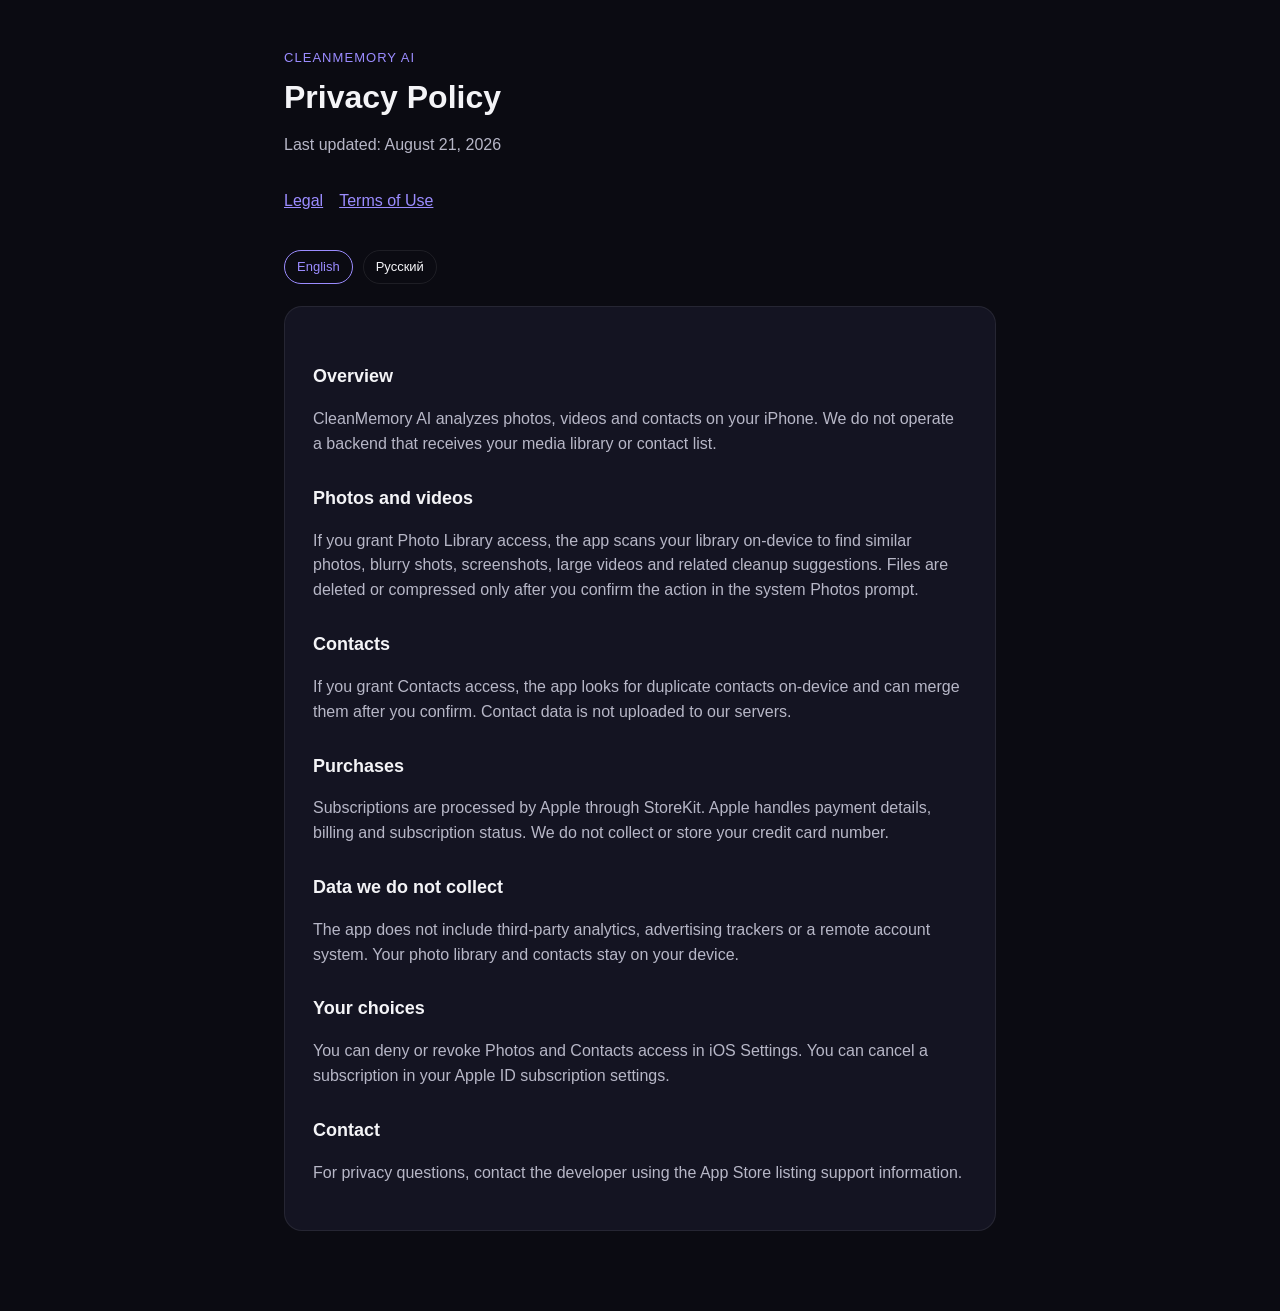
<file: cleanmemory-ai/privacy.html>
<!DOCTYPE html>
<html lang="en">
<head>
  <meta charset="utf-8">
  <meta name="viewport" content="width=device-width, initial-scale=1">
  <title>Privacy Policy — CleanMemory AI</title>
  <link rel="stylesheet" href="styles.css">
</head>
<body>
  <main class="wrap">
    <div class="brand">CleanMemory AI</div>
    <h1>Privacy Policy</h1>
    <p class="meta">Last updated: August 21, 2026</p>
    <nav class="links">
      <a href="index.html">Legal</a>
      <a href="terms.html">Terms of Use</a>
    </nav>
    <div class="lang">
      <a href="#en" class="active" id="btn-en">English</a>
      <a href="#ru" id="btn-ru">Русский</a>
    </div>
    <article class="card" id="en">
      <h2>Overview</h2>
      <p>CleanMemory AI analyzes photos, videos and contacts on your iPhone. We do not operate a backend that receives your media library or contact list.</p>
      <h2>Photos and videos</h2>
      <p>If you grant Photo Library access, the app scans your library on-device to find similar photos, blurry shots, screenshots, large videos and related cleanup suggestions. Files are deleted or compressed only after you confirm the action in the system Photos prompt.</p>
      <h2>Contacts</h2>
      <p>If you grant Contacts access, the app looks for duplicate contacts on-device and can merge them after you confirm. Contact data is not uploaded to our servers.</p>
      <h2>Purchases</h2>
      <p>Subscriptions are processed by Apple through StoreKit. Apple handles payment details, billing and subscription status. We do not collect or store your credit card number.</p>
      <h2>Data we do not collect</h2>
      <p>The app does not include third-party analytics, advertising trackers or a remote account system. Your photo library and contacts stay on your device.</p>
      <h2>Your choices</h2>
      <p>You can deny or revoke Photos and Contacts access in iOS Settings. You can cancel a subscription in your Apple ID subscription settings.</p>
      <h2>Contact</h2>
      <p>For privacy questions, contact the developer using the App Store listing support information.</p>
    </article>
    <article class="card hidden" id="ru">
      <h2>Обзор</h2>
      <p>CleanMemory AI анализирует фото, видео и контакты на вашем iPhone. У нас нет серверной части, которая принимает вашу медиатеку или список контактов.</p>
      <h2>Фото и видео</h2>
      <p>Если вы даёте доступ к Фото, приложение сканирует библиотеку на устройстве: похожие снимки, размытые кадры, скриншоты, большие видео и связанные подсказки для очистки. Файлы удаляются или сжимаются только после подтверждения в системном диалоге Фото.</p>
      <h2>Контакты</h2>
      <p>Если вы даёте доступ к Контактам, приложение ищет дубликаты на устройстве и может объединить их после вашего подтверждения. Контакты на наши серверы не загружаются.</p>
      <h2>Покупки</h2>
      <p>Подписки обрабатывает Apple через StoreKit. Apple отвечает за платёжные данные, биллинг и статус подписки. Мы не собираем и не храним номер вашей карты.</p>
      <h2>Какие данные мы не собираем</h2>
      <p>В приложении нет сторонней аналитики, рекламных трекеров и удалённой системы аккаунтов. Медиатека и контакты остаются на устройстве.</p>
      <h2>Ваш выбор</h2>
      <p>Доступ к Фото и Контактам можно запретить или отозвать в Настройках iOS. Подписку можно отменить в настройках подписок Apple ID.</p>
      <h2>Контакты</h2>
      <p>По вопросам конфиденциальности свяжитесь с разработчиком через контактную информацию в карточке приложения в App Store.</p>
    </article>
  </main>
  <script>
    const en = document.getElementById("en");
    const ru = document.getElementById("ru");
    const btnEn = document.getElementById("btn-en");
    const btnRu = document.getElementById("btn-ru");
    function show(lang) {
      const isRu = lang === "ru";
      ru.classList.toggle("hidden", !isRu);
      en.classList.toggle("hidden", isRu);
      btnRu.classList.toggle("active", isRu);
      btnEn.classList.toggle("active", !isRu);
    }
    btnEn.addEventListener("click", (e) => { e.preventDefault(); show("en"); });
    btnRu.addEventListener("click", (e) => { e.preventDefault(); show("ru"); });
    if (location.hash === "#ru") show("ru");
  </script>
</body>
</html>
</file>
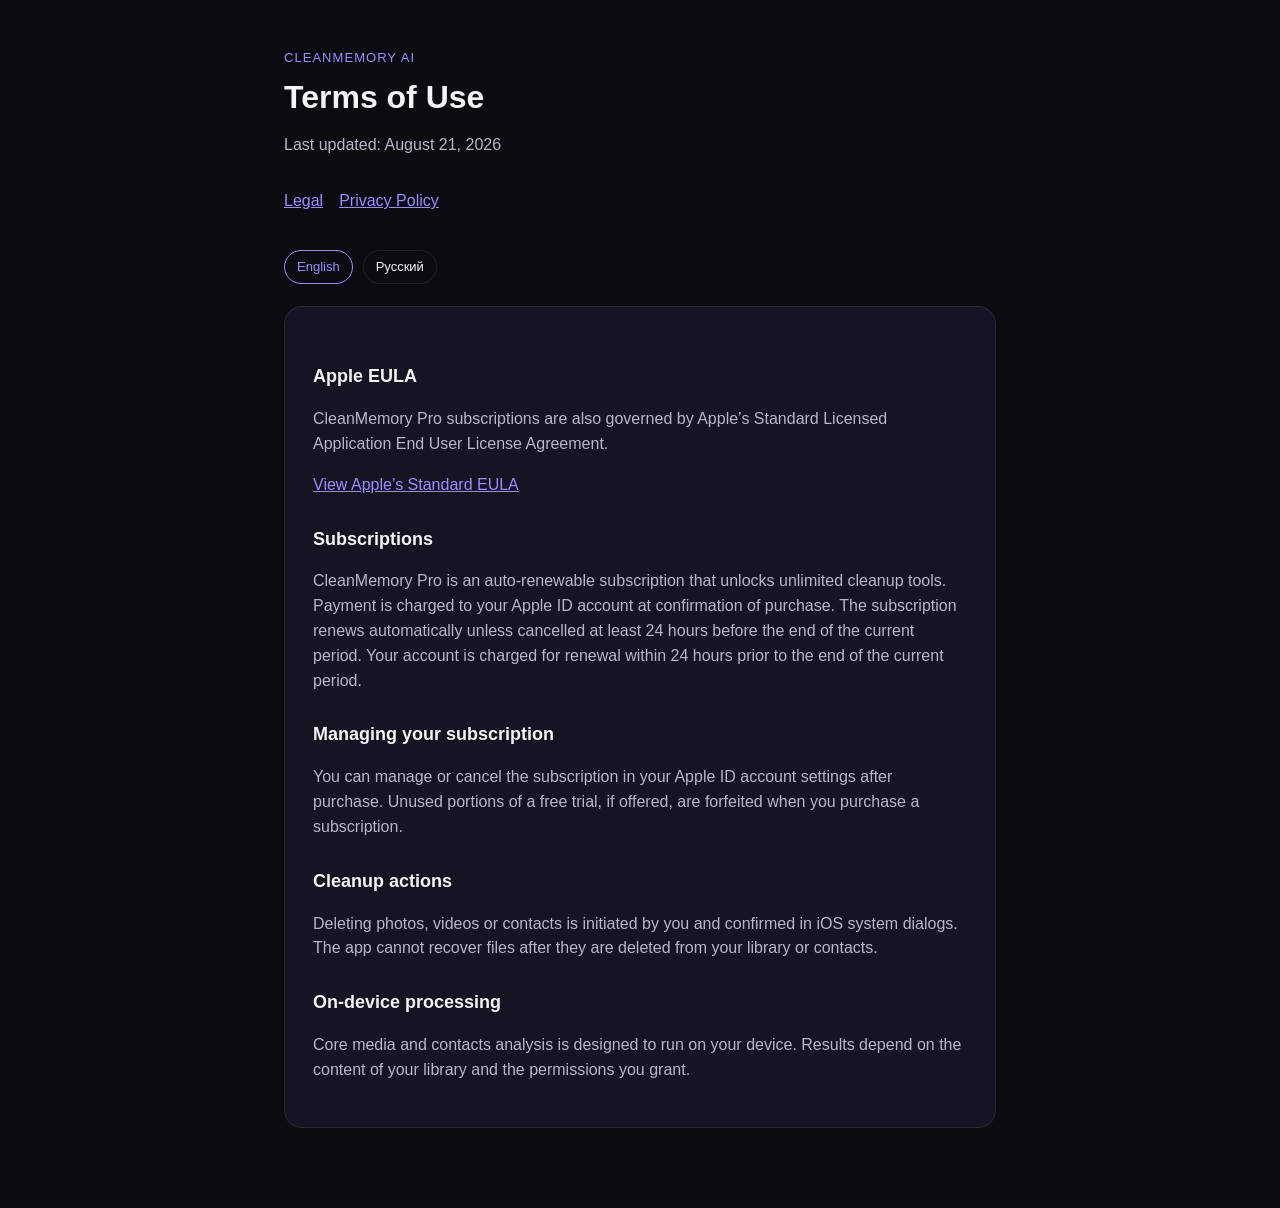
<file: cleanmemory-ai/terms.html>
<!DOCTYPE html>
<html lang="en">
<head>
  <meta charset="utf-8">
  <meta name="viewport" content="width=device-width, initial-scale=1">
  <title>Terms of Use — CleanMemory AI</title>
  <link rel="stylesheet" href="styles.css">
</head>
<body>
  <main class="wrap">
    <div class="brand">CleanMemory AI</div>
    <h1>Terms of Use</h1>
    <p class="meta">Last updated: August 21, 2026</p>
    <nav class="links">
      <a href="index.html">Legal</a>
      <a href="privacy.html">Privacy Policy</a>
    </nav>
    <div class="lang">
      <a href="#en" class="active" id="btn-en">English</a>
      <a href="#ru" id="btn-ru">Русский</a>
    </div>
    <article class="card" id="en">
      <h2>Apple EULA</h2>
      <p>CleanMemory Pro subscriptions are also governed by Apple’s Standard Licensed Application End User License Agreement.</p>
      <p><a href="https://www.apple.com/legal/internet-services/itunes/dev/stdeula/">View Apple’s Standard EULA</a></p>
      <h2>Subscriptions</h2>
      <p>CleanMemory Pro is an auto-renewable subscription that unlocks unlimited cleanup tools. Payment is charged to your Apple ID account at confirmation of purchase. The subscription renews automatically unless cancelled at least 24 hours before the end of the current period. Your account is charged for renewal within 24 hours prior to the end of the current period.</p>
      <h2>Managing your subscription</h2>
      <p>You can manage or cancel the subscription in your Apple ID account settings after purchase. Unused portions of a free trial, if offered, are forfeited when you purchase a subscription.</p>
      <h2>Cleanup actions</h2>
      <p>Deleting photos, videos or contacts is initiated by you and confirmed in iOS system dialogs. The app cannot recover files after they are deleted from your library or contacts.</p>
      <h2>On-device processing</h2>
      <p>Core media and contacts analysis is designed to run on your device. Results depend on the content of your library and the permissions you grant.</p>
    </article>
    <article class="card hidden" id="ru">
      <h2>Лицензионное соглашение Apple</h2>
      <p>Подписки CleanMemory Pro также регулируются стандартным лицензионным соглашением Apple для лицензированных приложений (Standard EULA).</p>
      <p><a href="https://www.apple.com/legal/internet-services/itunes/dev/stdeula/">Открыть Standard EULA Apple</a></p>
      <h2>Подписки</h2>
      <p>CleanMemory Pro — автоматически продлеваемая подписка, которая открывает неограниченные инструменты очистки. Оплата списывается с Apple ID в момент подтверждения покупки. Подписка продлевается автоматически, если её не отменить минимум за 24 часа до конца текущего периода. Списание за продление происходит в течение 24 часов до окончания текущего периода.</p>
      <h2>Управление подпиской</h2>
      <p>После покупки подписку можно изменить или отменить в настройках аккаунта Apple ID. Неиспользованная часть бесплатного пробного периода, если он предлагается, сгорает при покупке подписки.</p>
      <h2>Действия очистки</h2>
      <p>Удаление фото, видео или контактов запускаете вы и подтверждаете в системных диалогах iOS. Приложение не может восстановить файлы после удаления из медиатеки или контактов.</p>
      <h2>Обработка на устройстве</h2>
      <p>Основной анализ медиа и контактов выполняется на вашем устройстве. Результат зависит от содержимого библиотеки и выданных разрешений.</p>
    </article>
  </main>
  <script>
    const en = document.getElementById("en");
    const ru = document.getElementById("ru");
    const btnEn = document.getElementById("btn-en");
    const btnRu = document.getElementById("btn-ru");
    function show(lang) {
      const isRu = lang === "ru";
      ru.classList.toggle("hidden", !isRu);
      en.classList.toggle("hidden", isRu);
      btnRu.classList.toggle("active", isRu);
      btnEn.classList.toggle("active", !isRu);
    }
    btnEn.addEventListener("click", (e) => { e.preventDefault(); show("en"); });
    btnRu.addEventListener("click", (e) => { e.preventDefault(); show("ru"); });
    if (location.hash === "#ru") show("ru");
  </script>
</body>
</html>
</file>
<file: cleanmemory-ai/styles.css>
:root {
  --bg: #0b0b12;
  --card: #141422;
  --text: #f4f4f7;
  --muted: #b7b7c7;
  --line: rgba(255, 255, 255, 0.08);
  --accent: #9b8cff;
}

* { box-sizing: border-box; }

html, body {
  margin: 0;
  padding: 0;
  background: var(--bg);
  color: var(--text);
  font-family: -apple-system, BlinkMacSystemFont, "Segoe UI", Helvetica, Arial, sans-serif;
  line-height: 1.55;
}

body {
  min-height: 100vh;
}

.wrap {
  max-width: 760px;
  margin: 0 auto;
  padding: 48px 24px 80px;
}

.brand {
  font-size: 13px;
  letter-spacing: 0.08em;
  text-transform: uppercase;
  color: var(--accent);
  margin-bottom: 10px;
}

h1 {
  font-size: 32px;
  line-height: 1.2;
  margin: 0 0 8px;
}

.meta {
  color: var(--muted);
  margin-bottom: 32px;
}

nav.links {
  display: flex;
  gap: 16px;
  flex-wrap: wrap;
  margin-bottom: 36px;
}

a {
  color: var(--accent);
}

h2 {
  font-size: 18px;
  margin: 28px 0 8px;
}

p, li {
  color: var(--muted);
}

.card {
  background: var(--card);
  border: 1px solid var(--line);
  border-radius: 18px;
  padding: 28px;
}

.lang {
  display: flex;
  gap: 10px;
  margin-bottom: 22px;
}

.lang a {
  text-decoration: none;
  border: 1px solid var(--line);
  border-radius: 999px;
  padding: 6px 12px;
  color: var(--text);
  font-size: 13px;
}

.lang a.active {
  border-color: var(--accent);
  color: var(--accent);
}

.hidden { display: none; }
</file>
